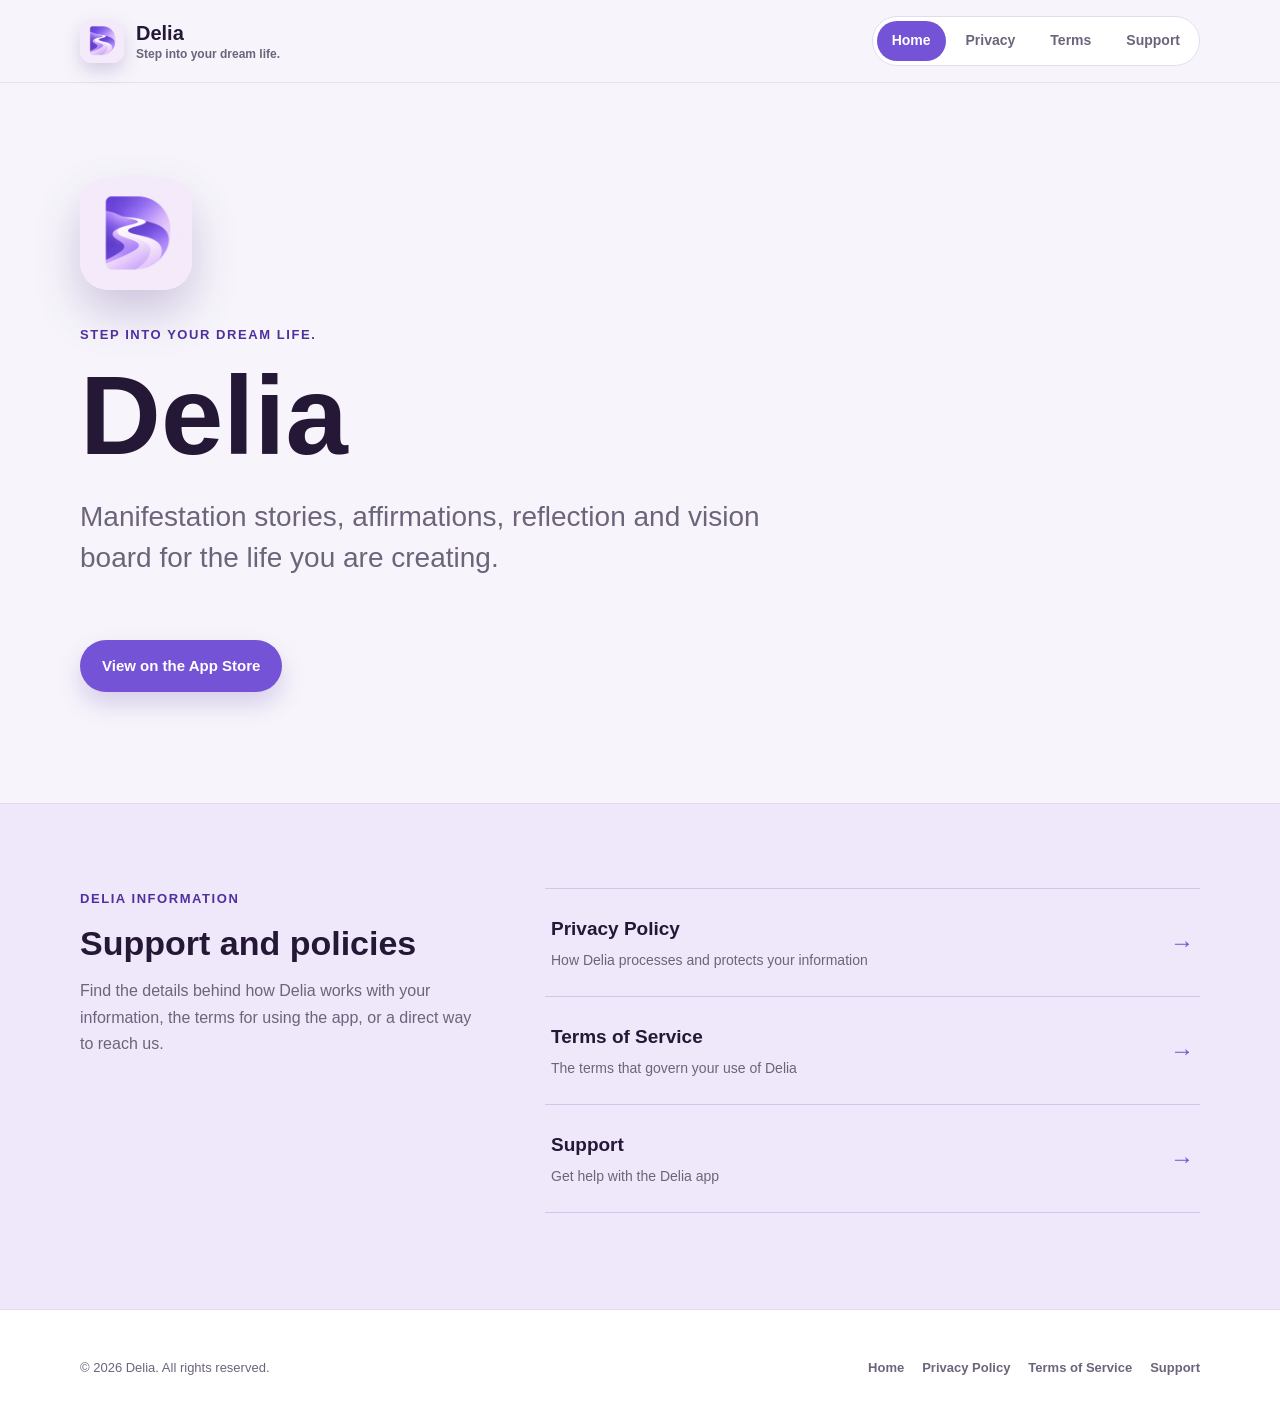
<file: index.html>
<!DOCTYPE html>
<html lang="en">
<head>
  <meta charset="utf-8" />
  <meta name="viewport" content="width=device-width, initial-scale=1" />
  <meta name="theme-color" content="#f7f5fb" />
  <meta name="description" content="Delia creates personalized manifestation stories, affirmations, and reflective practices." />
  <title>Delia | Step into your dream life.</title>
  <link rel="icon" type="image/png" href="delia-icon.png" />
  <link rel="apple-touch-icon" href="delia-icon.png" />
  <link rel="stylesheet" href="styles.css?v=support-reveal-1" />
  <script src="support-contact.js" defer></script>
</head>
<body>
  <a class="skip-link" href="#main-content">Skip to content</a>

  <header class="site-header">
    <div class="site-header__inner">
      <a class="brand" href="index.html" aria-label="Delia home">
        <img class="brand__icon" src="delia-icon.png" alt="" width="44" height="44" />
        <span>
          <span class="brand__name">Delia</span>
          <span class="brand__tagline">Step into your dream life.</span>
        </span>
      </a>

      <nav class="site-nav" aria-label="Delia legal and support">
        <a href="index.html" aria-current="page">Home</a>
        <a href="privacy.html">Privacy</a>
        <a href="terms.html">Terms</a>
        <a href="support.html">Support</a>
      </nav>
    </div>
  </header>

  <main id="main-content" class="home-main">
    <section class="page-shell home-hero" aria-labelledby="page-title">
      <img class="home-hero__icon" src="delia-icon.png" alt="Delia app icon" width="152" height="152" />
      <p class="eyebrow">Step into your dream life.</p>
      <h1 id="page-title">Delia</h1>
      <p class="home-hero__intro">Manifestation stories, affirmations, reflection and vision board for the life you are creating.</p>
      <div class="home-actions">
        <a class="primary-action" href="https://apps.apple.com/app/id6809061351">View on the App Store</a>
      </div>
    </section>

    <section class="home-resources" aria-labelledby="resources-title">
      <div class="page-shell home-resources__inner">
        <div class="home-resources__intro">
          <p class="eyebrow">Delia information</p>
          <h2 id="resources-title">Support and policies</h2>
          <p>Find the details behind how Delia works with your information, the terms for using the app, or a direct way to reach us.</p>
        </div>

        <div class="home-links">
          <a class="home-link" href="privacy.html">
            <span>
              <strong>Privacy Policy</strong>
              <small>How Delia processes and protects your information</small>
            </span>
            <span class="home-link__arrow" aria-hidden="true">&rarr;</span>
          </a>

          <a class="home-link" href="terms.html">
            <span>
              <strong>Terms of Service</strong>
              <small>The terms that govern your use of Delia</small>
            </span>
            <span class="home-link__arrow" aria-hidden="true">&rarr;</span>
          </a>

          <a class="home-link" href="support.html">
            <span>
              <strong>Support</strong>
              <small>Get help with the Delia app</small>
            </span>
            <span class="home-link__arrow" aria-hidden="true">&rarr;</span>
          </a>
        </div>
      </div>
    </section>
  </main>

  <footer class="site-footer">
    <div class="site-footer__inner">
      <p>&copy; 2026 Delia. All rights reserved.</p>
      <nav class="footer-links" aria-label="Footer">
        <a href="index.html">Home</a>
        <a href="privacy.html">Privacy Policy</a>
        <a href="terms.html">Terms of Service</a>
        <a href="support.html">Support</a>
      </nav>
    </div>
  </footer>
</body>
</html>
</file>
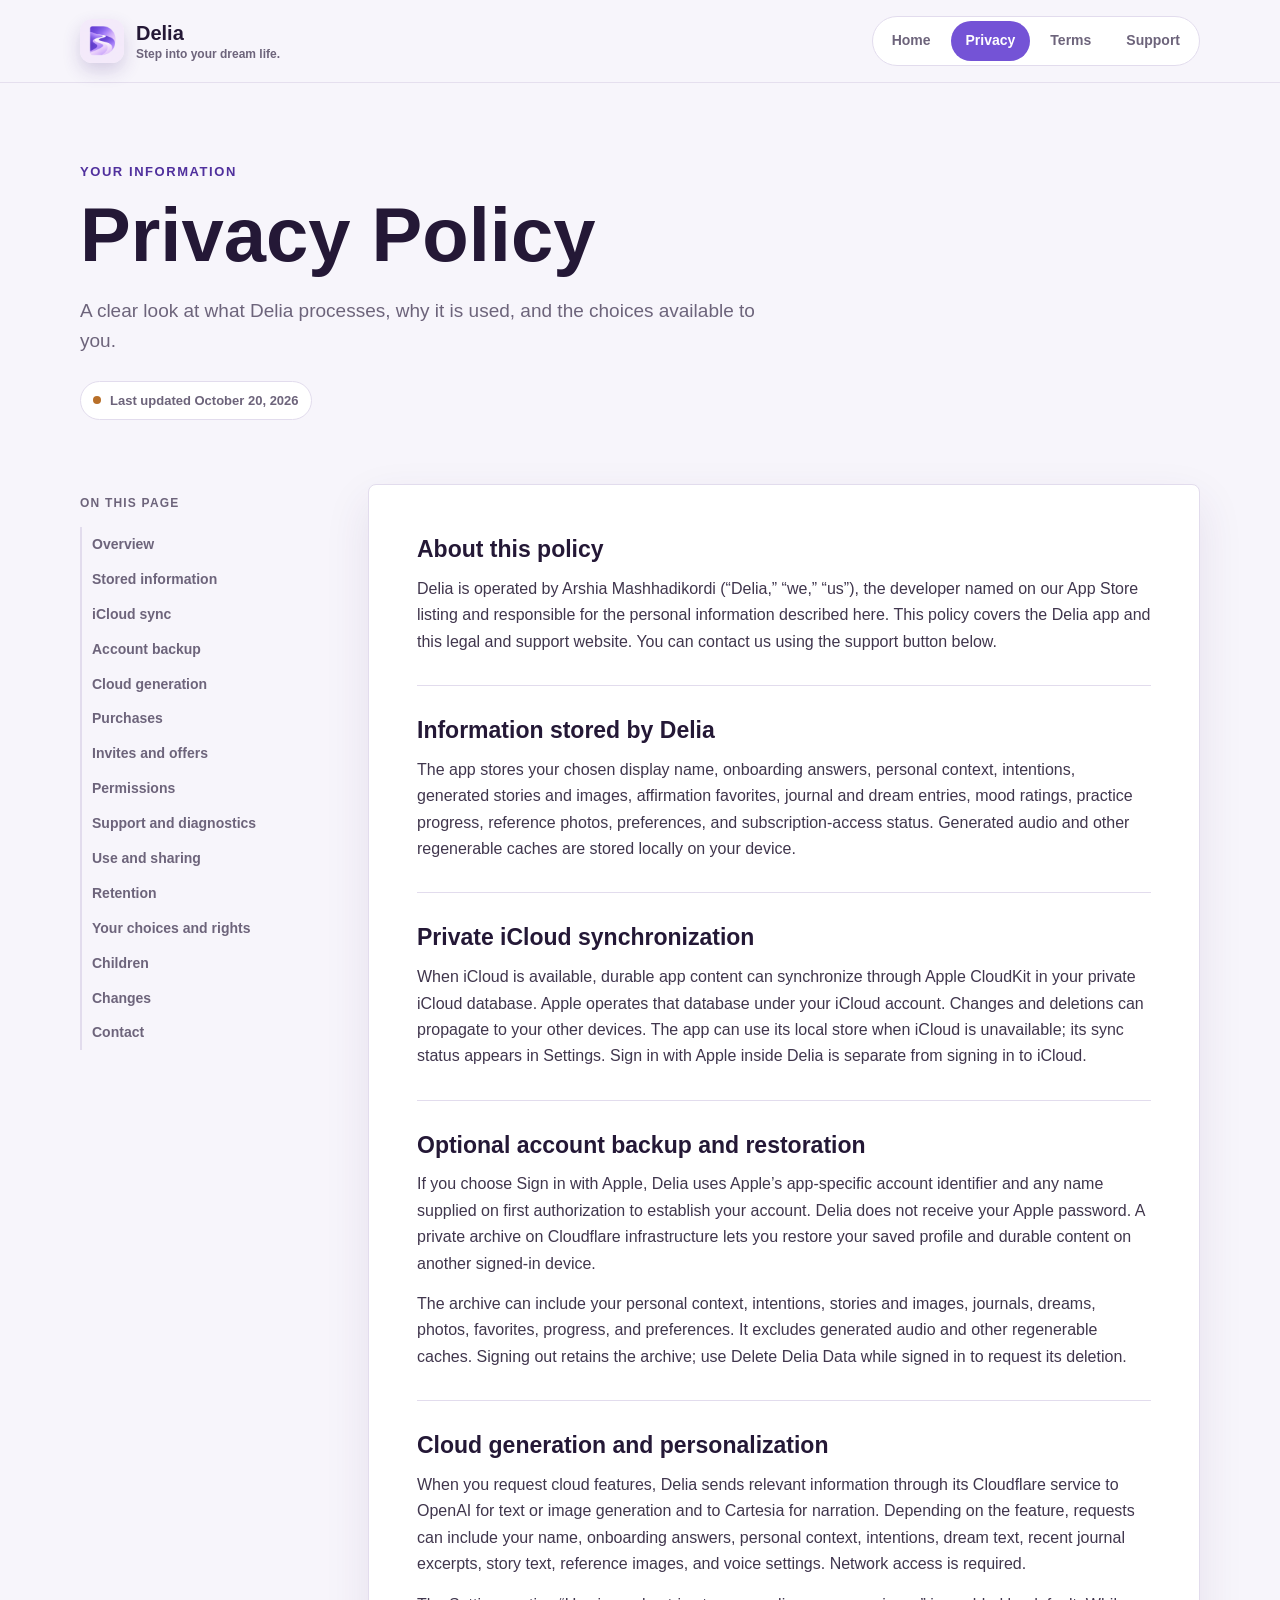
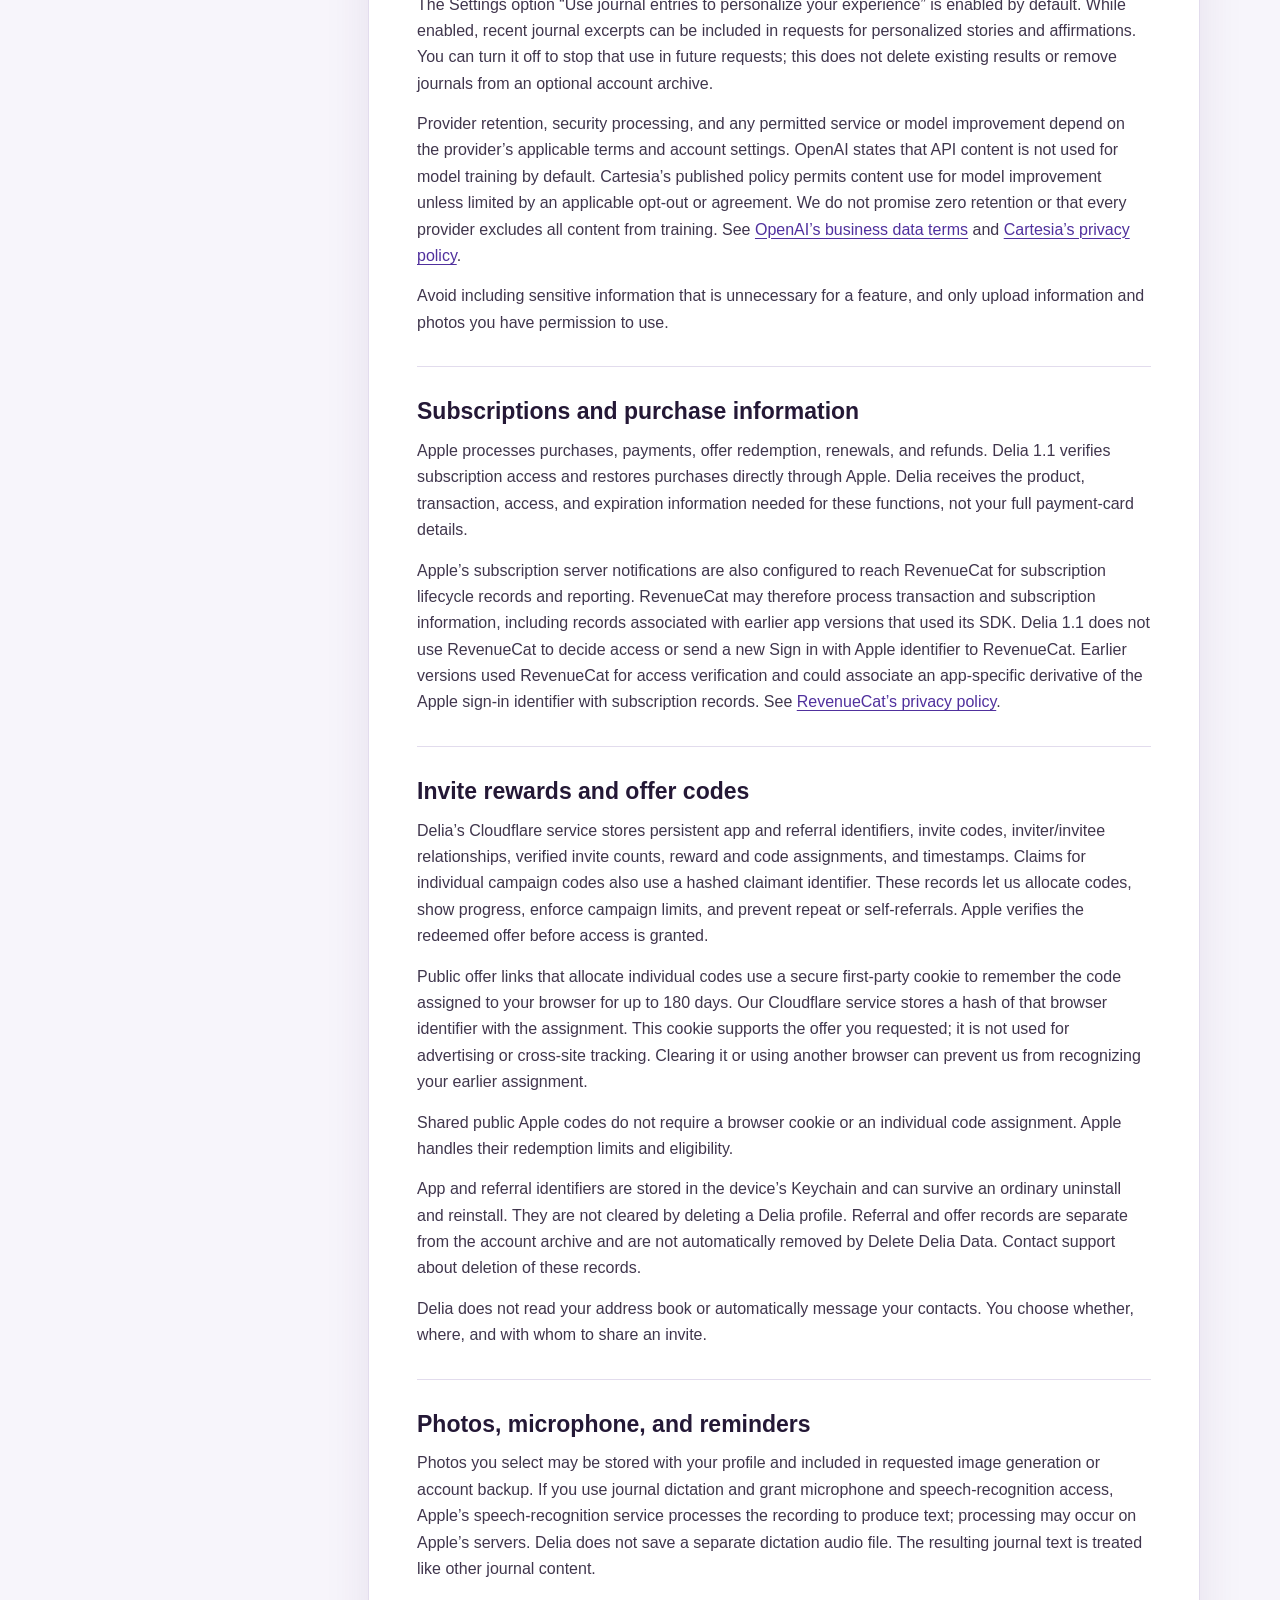
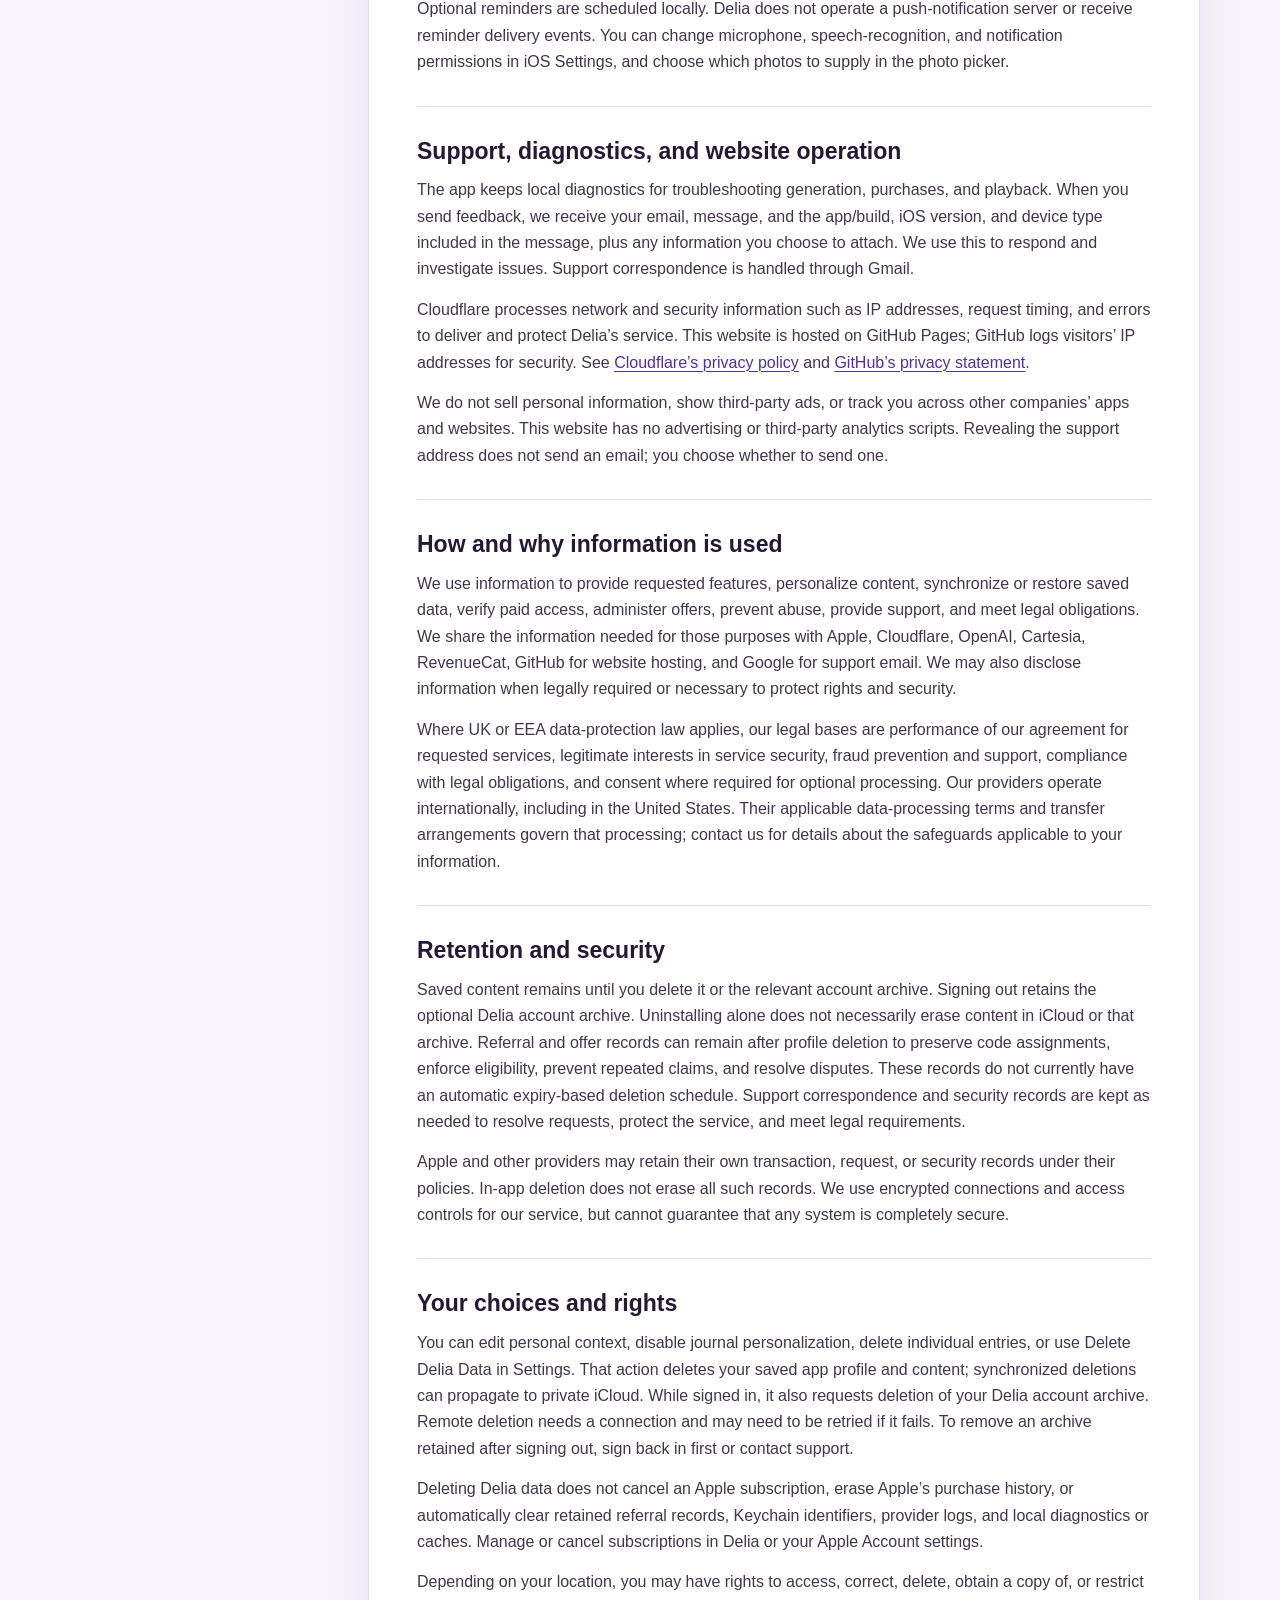
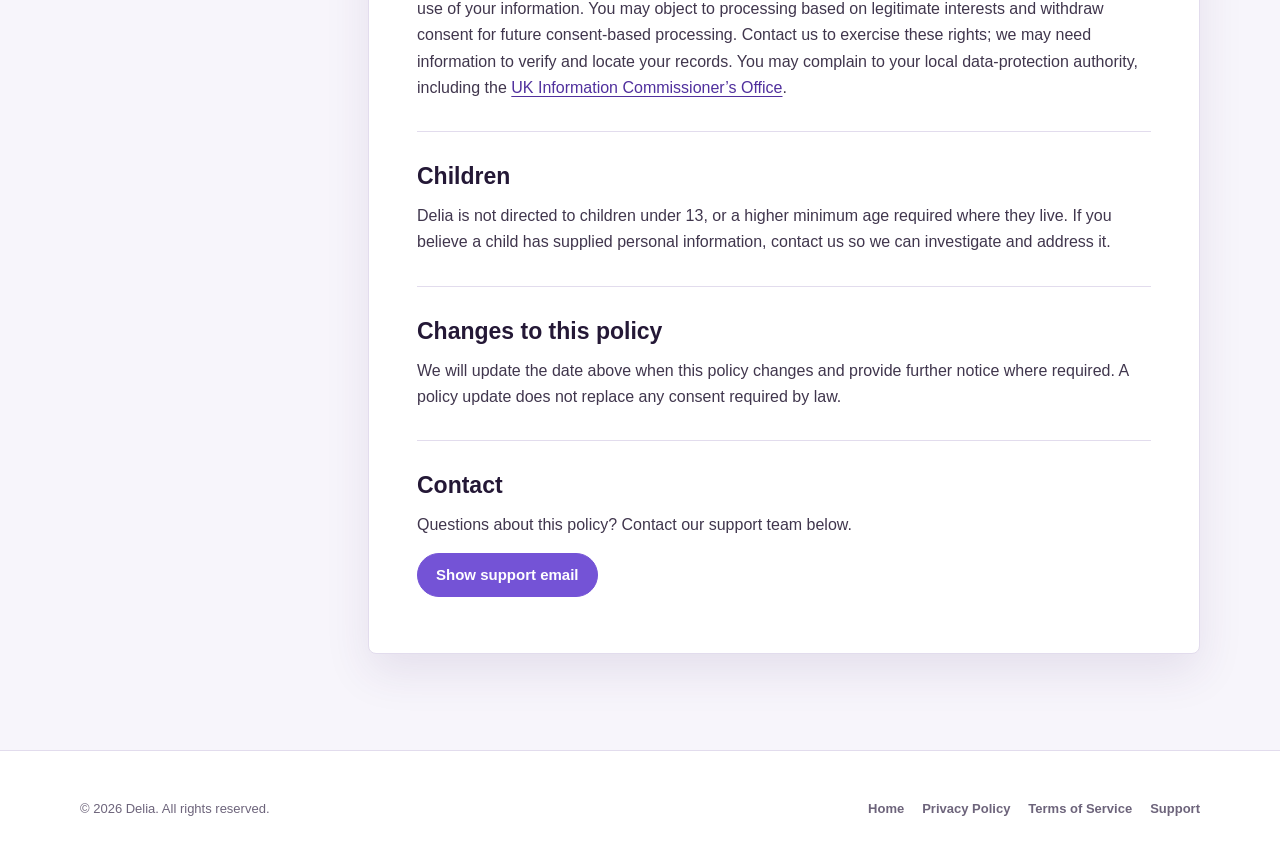
<file: privacy.html>
<!DOCTYPE html>
<html lang="en">
<head>
  <meta charset="utf-8" />
  <meta name="viewport" content="width=device-width, initial-scale=1" />
  <meta name="theme-color" content="#f7f5fb" />
  <meta name="description" content="Learn how Delia processes, stores, and protects your information." />
  <title>Privacy Policy | Delia</title>
  <link rel="icon" type="image/png" href="delia-icon.png" />
  <link rel="apple-touch-icon" href="delia-icon.png" />
  <link rel="stylesheet" href="styles.css?v=support-reveal-1" />
  <script src="support-contact.js" defer></script>
</head>
<body>
  <a class="skip-link" href="#main-content">Skip to content</a>

  <header class="site-header">
    <div class="site-header__inner">
      <a class="brand" href="index.html" aria-label="Delia home">
        <img class="brand__icon" src="delia-icon.png" alt="" width="44" height="44" />
        <span>
          <span class="brand__name">Delia</span>
          <span class="brand__tagline">Step into your dream life.</span>
        </span>
      </a>

      <nav class="site-nav" aria-label="Delia legal and support">
        <a href="index.html">Home</a>
        <a href="privacy.html" aria-current="page">Privacy</a>
        <a href="terms.html">Terms</a>
        <a href="support.html">Support</a>
      </nav>
    </div>
  </header>

  <main id="main-content" class="page-shell">
    <section class="page-hero" aria-labelledby="page-title">
      <p class="eyebrow">Your information</p>
      <h1 id="page-title">Privacy Policy</h1>
      <p class="page-hero__intro">A clear look at what Delia processes, why it is used, and the choices available to you.</p>
      <p class="page-hero__meta">Last updated October 20, 2026</p>
    </section>

    <div class="legal-layout">
      <nav class="contents" aria-label="Privacy policy sections">
        <p class="contents__label">On this page</p>
        <a href="#overview">Overview</a>
        <a href="#stored-information">Stored information</a>
        <a href="#icloud">iCloud sync</a>
        <a href="#account-backup">Account backup</a>
        <a href="#generation">Cloud generation</a>
        <a href="#purchases">Purchases</a>
        <a href="#offers">Invites and offers</a>
        <a href="#permissions">Permissions</a>
        <a href="#operation">Support and diagnostics</a>
        <a href="#use-and-sharing">Use and sharing</a>
        <a href="#retention">Retention</a>
        <a href="#control">Your choices and rights</a>
        <a href="#children">Children</a>
        <a href="#changes">Changes</a>
        <a href="#contact">Contact</a>
      </nav>

      <article class="legal-document">
        <section id="overview" class="legal-section">
          <h2>About this policy</h2>
          <p>Delia is operated by Arshia Mashhadikordi (“Delia,” “we,” “us”), the developer named on our App Store listing and responsible for the personal information described here. This policy covers the Delia app and this legal and support website. You can contact us using the support button below.</p>
        </section>

        <section id="stored-information" class="legal-section">
          <h2>Information stored by Delia</h2>
          <p>The app stores your chosen display name, onboarding answers, personal context, intentions, generated stories and images, affirmation favorites, journal and dream entries, mood ratings, practice progress, reference photos, preferences, and subscription-access status. Generated audio and other regenerable caches are stored locally on your device.</p>
        </section>

        <section id="icloud" class="legal-section">
          <h2>Private iCloud synchronization</h2>
          <p>When iCloud is available, durable app content can synchronize through Apple CloudKit in your private iCloud database. Apple operates that database under your iCloud account. Changes and deletions can propagate to your other devices. The app can use its local store when iCloud is unavailable; its sync status appears in Settings. Sign in with Apple inside Delia is separate from signing in to iCloud.</p>
        </section>

        <section id="account-backup" class="legal-section">
          <span id="apple-sign-in"></span>
          <h2>Optional account backup and restoration</h2>
          <p>If you choose Sign in with Apple, Delia uses Apple’s app-specific account identifier and any name supplied on first authorization to establish your account. Delia does not receive your Apple password. A private archive on Cloudflare infrastructure lets you restore your saved profile and durable content on another signed-in device.</p>
          <p>The archive can include your personal context, intentions, stories and images, journals, dreams, photos, favorites, progress, and preferences. It excludes generated audio and other regenerable caches. Signing out retains the archive; use Delete Delia Data while signed in to request its deletion.</p>
        </section>

        <section id="generation" class="legal-section">
          <h2>Cloud generation and personalization</h2>
          <p>When you request cloud features, Delia sends relevant information through its Cloudflare service to OpenAI for text or image generation and to Cartesia for narration. Depending on the feature, requests can include your name, onboarding answers, personal context, intentions, dream text, recent journal excerpts, story text, reference images, and voice settings. Network access is required.</p>
          <p>The Settings option “Use journal entries to personalize your experience” is enabled by default. While enabled, recent journal excerpts can be included in requests for personalized stories and affirmations. You can turn it off to stop that use in future requests; this does not delete existing results or remove journals from an optional account archive.</p>
          <p>Provider retention, security processing, and any permitted service or model improvement depend on the provider’s applicable terms and account settings. OpenAI states that API content is not used for model training by default. Cartesia’s published policy permits content use for model improvement unless limited by an applicable opt-out or agreement. We do not promise zero retention or that every provider excludes all content from training. See <a href="https://openai.com/enterprise-privacy/">OpenAI’s business data terms</a> and <a href="https://www.cartesia.ai/legal/privacy">Cartesia’s privacy policy</a>.</p>
          <p>Avoid including sensitive information that is unnecessary for a feature, and only upload information and photos you have permission to use.</p>
        </section>

        <section id="purchases" class="legal-section">
          <h2>Subscriptions and purchase information</h2>
          <p>Apple processes purchases, payments, offer redemption, renewals, and refunds. Delia 1.1 verifies subscription access and restores purchases directly through Apple. Delia receives the product, transaction, access, and expiration information needed for these functions, not your full payment-card details.</p>
          <p>Apple’s subscription server notifications are also configured to reach RevenueCat for subscription lifecycle records and reporting. RevenueCat may therefore process transaction and subscription information, including records associated with earlier app versions that used its SDK. Delia 1.1 does not use RevenueCat to decide access or send a new Sign in with Apple identifier to RevenueCat. Earlier versions used RevenueCat for access verification and could associate an app-specific derivative of the Apple sign-in identifier with subscription records. See <a href="https://www.revenuecat.com/privacy">RevenueCat’s privacy policy</a>.</p>
        </section>

        <section id="offers" class="legal-section">
          <h2>Invite rewards and offer codes</h2>
          <p>Delia’s Cloudflare service stores persistent app and referral identifiers, invite codes, inviter/invitee relationships, verified invite counts, reward and code assignments, and timestamps. Claims for individual campaign codes also use a hashed claimant identifier. These records let us allocate codes, show progress, enforce campaign limits, and prevent repeat or self-referrals. Apple verifies the redeemed offer before access is granted.</p>
          <p>Public offer links that allocate individual codes use a secure first-party cookie to remember the code assigned to your browser for up to 180 days. Our Cloudflare service stores a hash of that browser identifier with the assignment. This cookie supports the offer you requested; it is not used for advertising or cross-site tracking. Clearing it or using another browser can prevent us from recognizing your earlier assignment.</p>
          <p>Shared public Apple codes do not require a browser cookie or an individual code assignment. Apple handles their redemption limits and eligibility.</p>
          <p>App and referral identifiers are stored in the device’s Keychain and can survive an ordinary uninstall and reinstall. They are not cleared by deleting a Delia profile. Referral and offer records are separate from the account archive and are not automatically removed by Delete Delia Data. Contact support about deletion of these records.</p>
          <p>Delia does not read your address book or automatically message your contacts. You choose whether, where, and with whom to share an invite.</p>
        </section>

        <section id="permissions" class="legal-section">
          <span id="notifications"></span>
          <h2>Photos, microphone, and reminders</h2>
          <p>Photos you select may be stored with your profile and included in requested image generation or account backup. If you use journal dictation and grant microphone and speech-recognition access, Apple’s speech-recognition service processes the recording to produce text; processing may occur on Apple’s servers. Delia does not save a separate dictation audio file. The resulting journal text is treated like other journal content.</p>
          <p>Optional reminders are scheduled locally. Delia does not operate a push-notification server or receive reminder delivery events. You can change microphone, speech-recognition, and notification permissions in iOS Settings, and choose which photos to supply in the photo picker.</p>
        </section>

        <section id="operation" class="legal-section">
          <h2>Support, diagnostics, and website operation</h2>
          <p>The app keeps local diagnostics for troubleshooting generation, purchases, and playback. When you send feedback, we receive your email, message, and the app/build, iOS version, and device type included in the message, plus any information you choose to attach. We use this to respond and investigate issues. Support correspondence is handled through Gmail.</p>
          <p>Cloudflare processes network and security information such as IP addresses, request timing, and errors to deliver and protect Delia’s service. This website is hosted on GitHub Pages; GitHub logs visitors’ IP addresses for security. See <a href="https://www.cloudflare.com/privacypolicy/">Cloudflare’s privacy policy</a> and <a href="https://docs.github.com/en/site-policy/privacy-policies/github-general-privacy-statement">GitHub’s privacy statement</a>.</p>
          <p>We do not sell personal information, show third-party ads, or track you across other companies’ apps and websites. This website has no advertising or third-party analytics scripts. Revealing the support address does not send an email; you choose whether to send one.</p>
        </section>

        <section id="use-and-sharing" class="legal-section">
          <h2>How and why information is used</h2>
          <p>We use information to provide requested features, personalize content, synchronize or restore saved data, verify paid access, administer offers, prevent abuse, provide support, and meet legal obligations. We share the information needed for those purposes with Apple, Cloudflare, OpenAI, Cartesia, RevenueCat, GitHub for website hosting, and Google for support email. We may also disclose information when legally required or necessary to protect rights and security.</p>
          <p>Where UK or EEA data-protection law applies, our legal bases are performance of our agreement for requested services, legitimate interests in service security, fraud prevention and support, compliance with legal obligations, and consent where required for optional processing. Our providers operate internationally, including in the United States. Their applicable data-processing terms and transfer arrangements govern that processing; contact us for details about the safeguards applicable to your information.</p>
        </section>

        <section id="retention" class="legal-section">
          <h2>Retention and security</h2>
          <p>Saved content remains until you delete it or the relevant account archive. Signing out retains the optional Delia account archive. Uninstalling alone does not necessarily erase content in iCloud or that archive. Referral and offer records can remain after profile deletion to preserve code assignments, enforce eligibility, prevent repeated claims, and resolve disputes. These records do not currently have an automatic expiry-based deletion schedule. Support correspondence and security records are kept as needed to resolve requests, protect the service, and meet legal requirements.</p>
          <p>Apple and other providers may retain their own transaction, request, or security records under their policies. In-app deletion does not erase all such records. We use encrypted connections and access controls for our service, but cannot guarantee that any system is completely secure.</p>
        </section>

        <section id="control" class="legal-section">
          <h2>Your choices and rights</h2>
          <p>You can edit personal context, disable journal personalization, delete individual entries, or use Delete Delia Data in Settings. That action deletes your saved app profile and content; synchronized deletions can propagate to private iCloud. While signed in, it also requests deletion of your Delia account archive. Remote deletion needs a connection and may need to be retried if it fails. To remove an archive retained after signing out, sign back in first or contact support.</p>
          <p>Deleting Delia data does not cancel an Apple subscription, erase Apple’s purchase history, or automatically clear retained referral records, Keychain identifiers, provider logs, and local diagnostics or caches. Manage or cancel subscriptions in Delia or your Apple Account settings.</p>
          <p>Depending on your location, you may have rights to access, correct, delete, obtain a copy of, or restrict use of your information. You may object to processing based on legitimate interests and withdraw consent for future consent-based processing. Contact us to exercise these rights; we may need information to verify and locate your records. You may complain to your local data-protection authority, including the <a href="https://ico.org.uk/make-a-complaint/">UK Information Commissioner’s Office</a>.</p>
        </section>

        <section id="children" class="legal-section">
          <h2>Children</h2>
          <p>Delia is not directed to children under 13, or a higher minimum age required where they live. If you believe a child has supplied personal information, contact us so we can investigate and address it.</p>
        </section>

        <section id="changes" class="legal-section">
          <h2>Changes to this policy</h2>
          <p>We will update the date above when this policy changes and provide further notice where required. A policy update does not replace any consent required by law.</p>
        </section>

        <section id="contact" class="legal-section">
          <h2>Contact</h2>
          <p>Questions about this policy? Contact our support team below.</p>
          <div class="support-contact" data-support-contact>
            <button class="support-button" type="button" data-reveal-email aria-expanded="false" aria-controls="support-email-details">Show support email</button>
            <div class="support-contact__details" id="support-email-details" hidden>
              <p class="support-contact__email" data-support-address></p>
              <div class="support-contact__actions">
                <button class="support-button support-button--secondary" type="button" data-copy-email>Copy email address</button>
                <a class="support-button support-button--secondary" data-open-email>Open email app</a>
              </div>
              <p class="support-contact__status" data-copy-status role="status" aria-live="polite"></p>
            </div>
            <noscript><p>Please enable JavaScript to reveal our support email, or contact us through Feedback in Delia.</p></noscript>
          </div>
        </section>
      </article>
    </div>
  </main>

  <footer class="site-footer">
    <div class="site-footer__inner">
      <p>&copy; 2026 Delia. All rights reserved.</p>
      <nav class="footer-links" aria-label="Footer">
        <a href="index.html">Home</a>
        <a href="privacy.html">Privacy Policy</a>
        <a href="terms.html">Terms of Service</a>
        <a href="support.html">Support</a>
      </nav>
    </div>
  </footer>
</body>
</html>
</file>
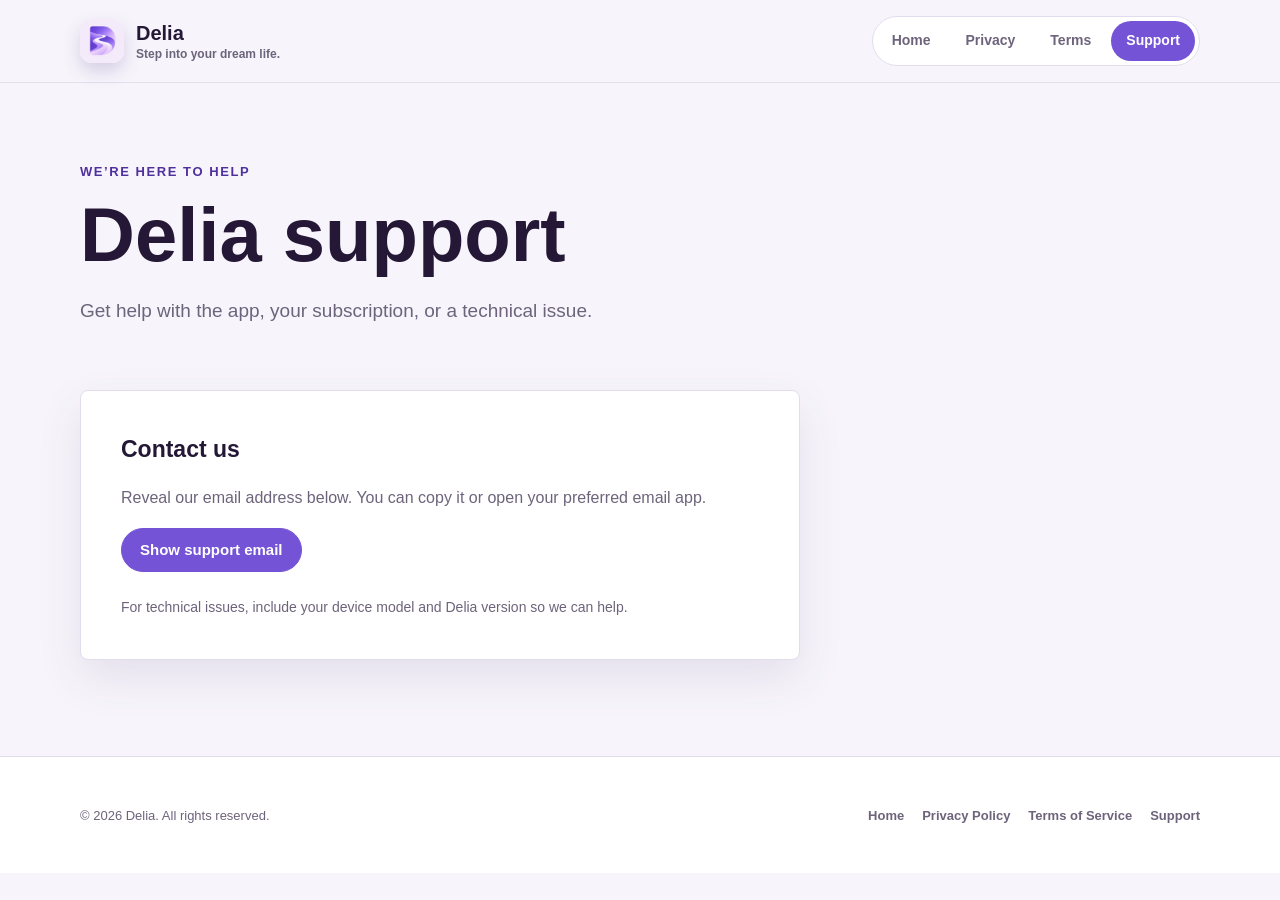
<file: support.html>
<!DOCTYPE html>
<html lang="en">
<head>
  <meta charset="utf-8" />
  <meta name="viewport" content="width=device-width, initial-scale=1" />
  <meta name="theme-color" content="#f7f5fb" />
  <meta name="description" content="Get help with Delia, your subscription, or a technical issue." />
  <title>Support | Delia</title>
  <link rel="icon" type="image/png" href="delia-icon.png" />
  <link rel="apple-touch-icon" href="delia-icon.png" />
  <link rel="stylesheet" href="styles.css?v=support-reveal-1" />
  <script src="support-contact.js" defer></script>
</head>
<body>
  <a class="skip-link" href="#main-content">Skip to content</a>

  <header class="site-header">
    <div class="site-header__inner">
      <a class="brand" href="index.html" aria-label="Delia home">
        <img class="brand__icon" src="delia-icon.png" alt="" width="44" height="44" />
        <span>
          <span class="brand__name">Delia</span>
          <span class="brand__tagline">Step into your dream life.</span>
        </span>
      </a>

      <nav class="site-nav" aria-label="Delia legal and support">
        <a href="index.html">Home</a>
        <a href="privacy.html">Privacy</a>
        <a href="terms.html">Terms</a>
        <a href="support.html" aria-current="page">Support</a>
      </nav>
    </div>
  </header>

  <main id="main-content" class="page-shell">
    <section class="page-hero" aria-labelledby="page-title">
      <p class="eyebrow">We’re here to help</p>
      <h1 id="page-title">Delia support</h1>
      <p class="page-hero__intro">Get help with the app, your subscription, or a technical issue.</p>
    </section>

    <section class="support-content" aria-labelledby="contact-title">
      <div class="support-card">
        <h2 id="contact-title">Contact us</h2>
        <p>Reveal our email address below. You can copy it or open your preferred email app.</p>
        <div class="support-contact" data-support-contact>
          <button class="support-button" type="button" data-reveal-email aria-expanded="false" aria-controls="support-email-details">Show support email</button>
          <div class="support-contact__details" id="support-email-details" hidden>
            <p class="support-contact__email" data-support-address></p>
            <div class="support-contact__actions">
              <button class="support-button support-button--secondary" type="button" data-copy-email>Copy email address</button>
              <a class="support-button support-button--secondary" data-open-email>Open email app</a>
            </div>
            <p class="support-contact__status" data-copy-status role="status" aria-live="polite"></p>
          </div>
          <noscript><p>Please enable JavaScript to reveal our support email, or contact us through Feedback in Delia.</p></noscript>
        </div>
        <p class="support-note">For technical issues, include your device model and Delia version so we can help.</p>
      </div>
    </section>
  </main>

  <footer class="site-footer">
    <div class="site-footer__inner">
      <p>&copy; 2026 Delia. All rights reserved.</p>
      <nav class="footer-links" aria-label="Footer">
        <a href="index.html">Home</a>
        <a href="privacy.html">Privacy Policy</a>
        <a href="terms.html">Terms of Service</a>
        <a href="support.html">Support</a>
      </nav>
    </div>
  </footer>
</body>
</html>
</file>
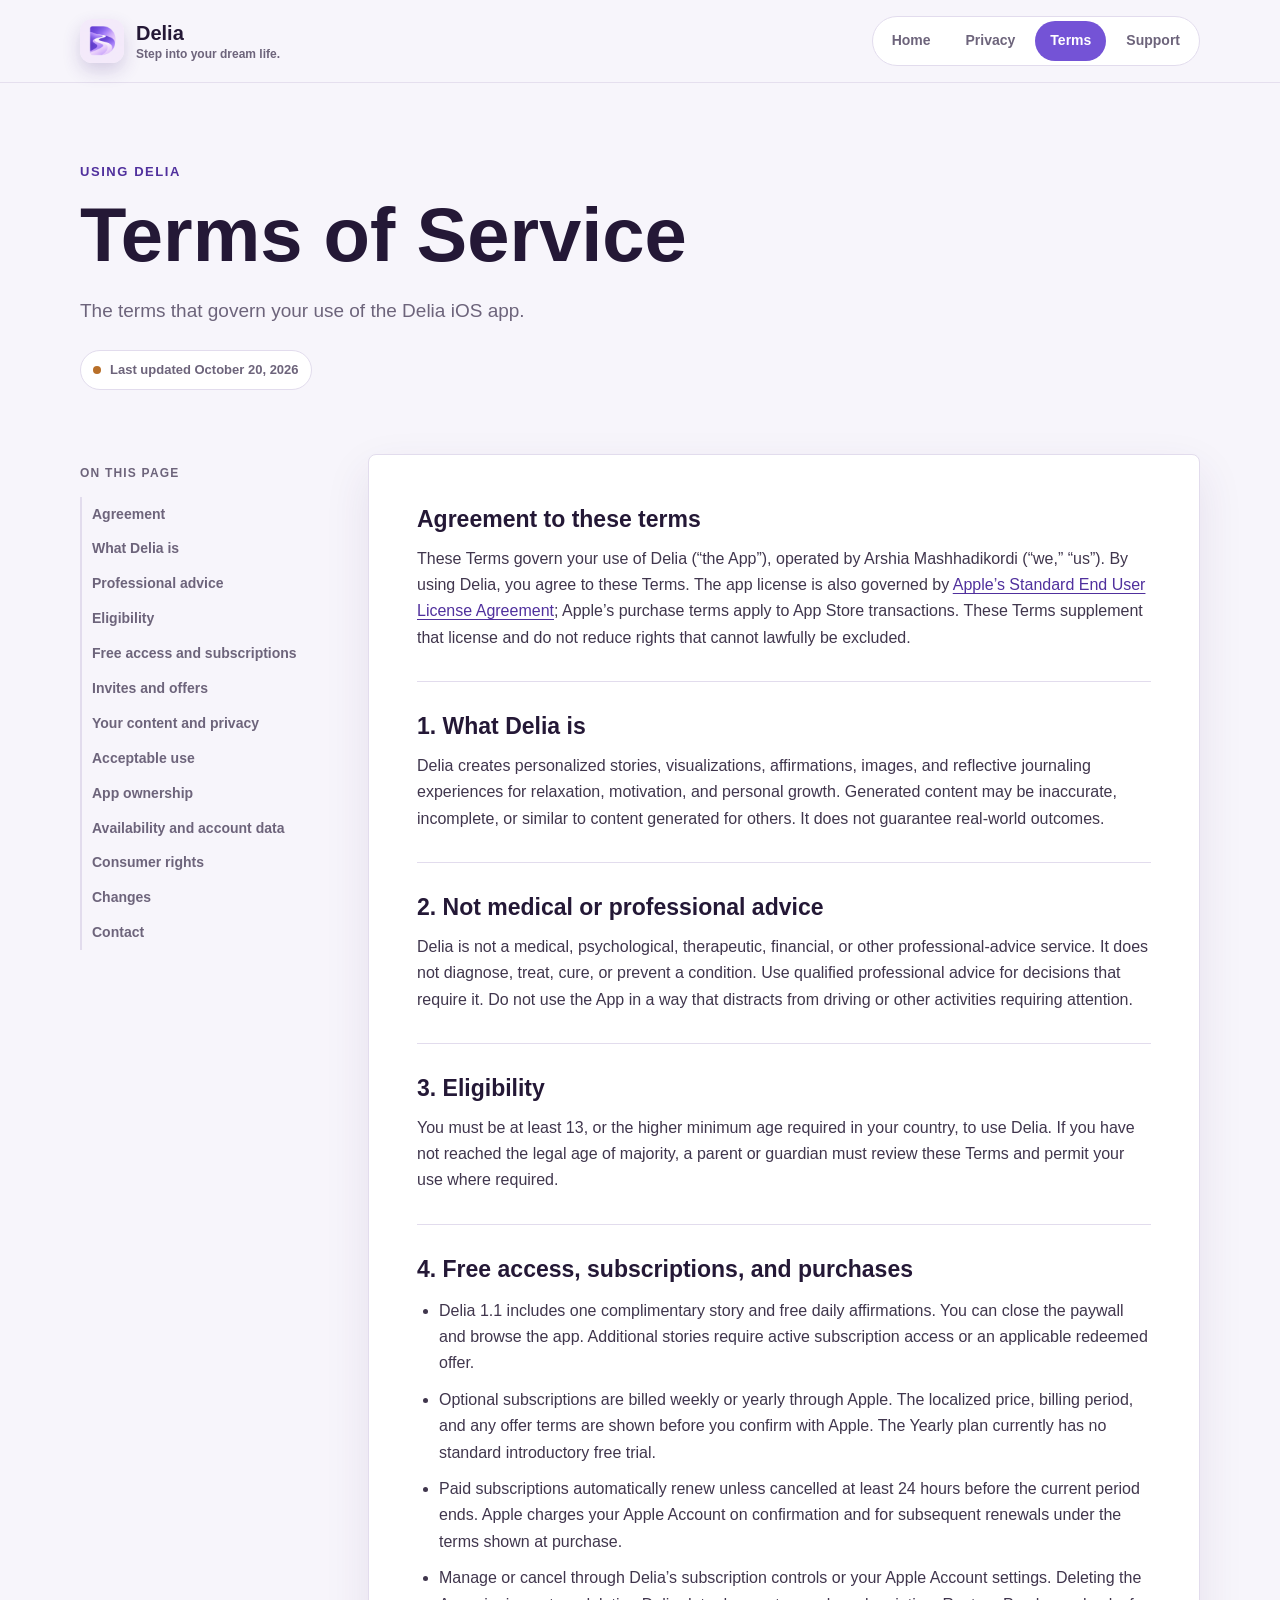
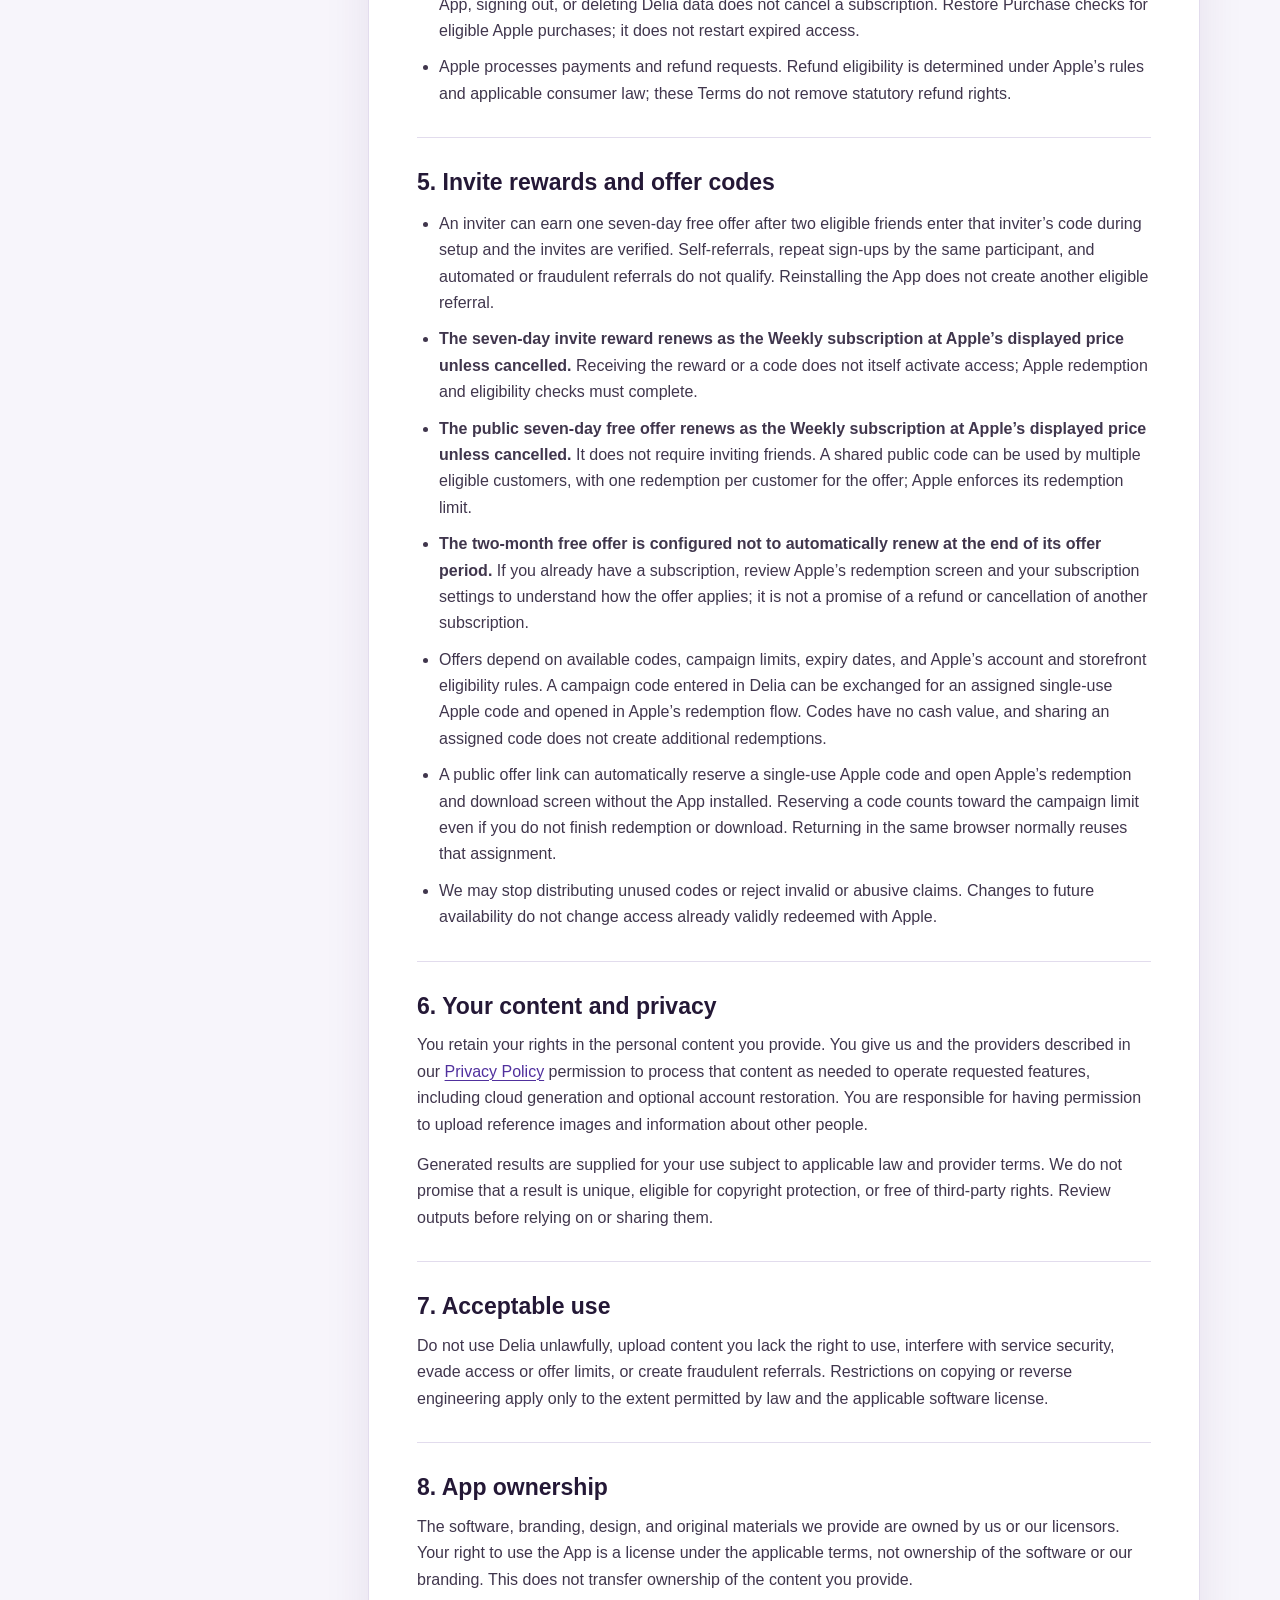
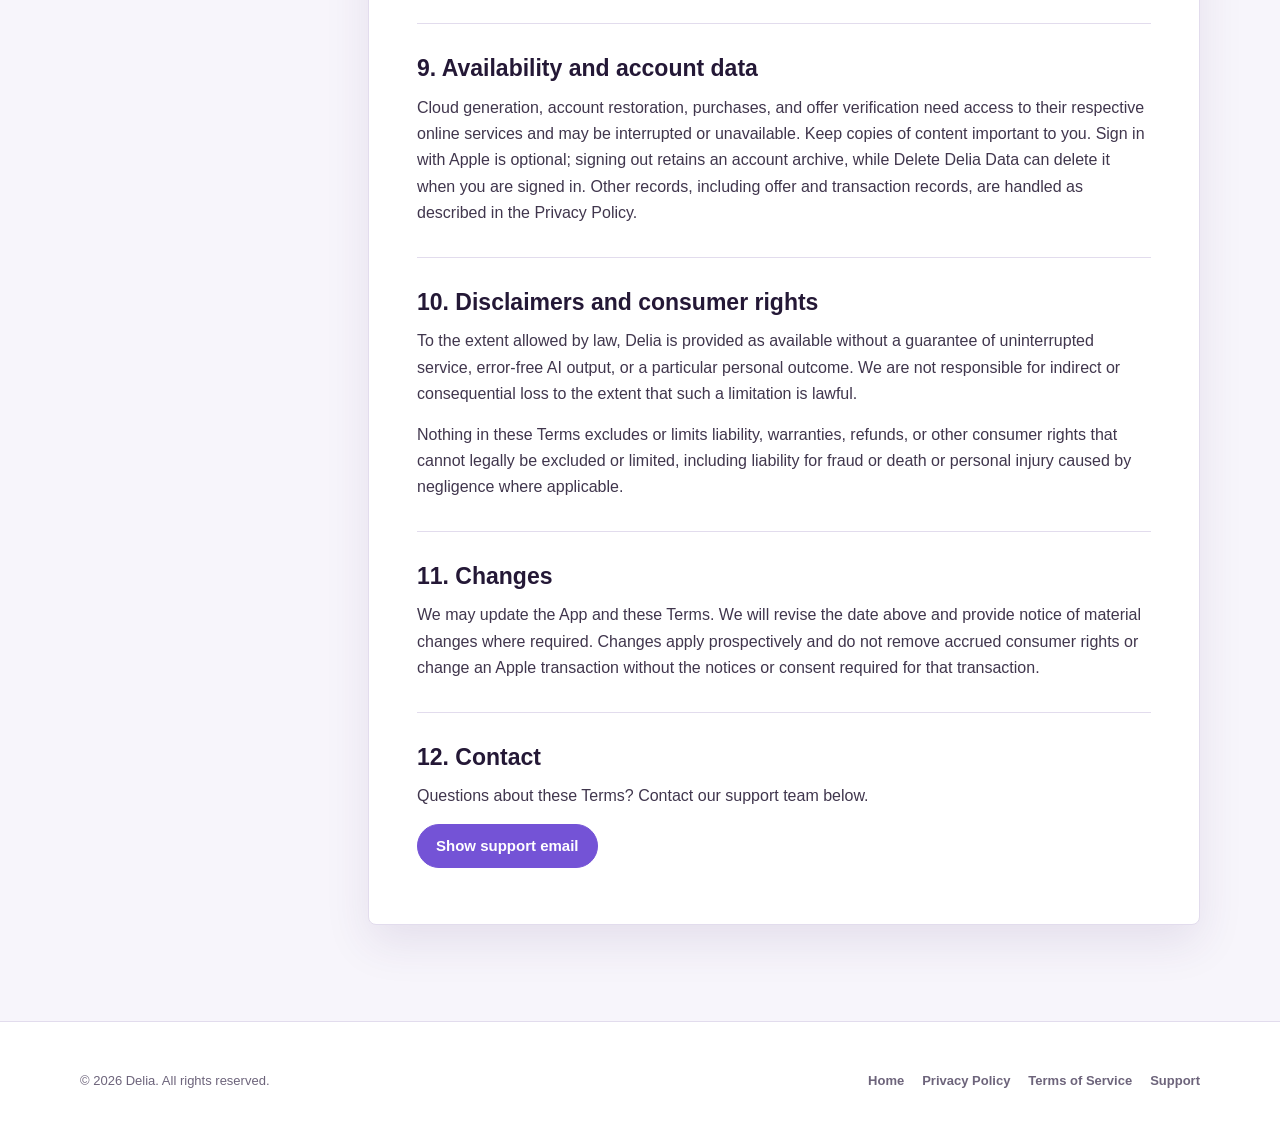
<file: terms.html>
<!DOCTYPE html>
<html lang="en">
<head>
  <meta charset="utf-8" />
  <meta name="viewport" content="width=device-width, initial-scale=1" />
  <meta name="theme-color" content="#f7f5fb" />
  <meta name="description" content="Read the terms that govern your use of the Delia iOS app." />
  <title>Terms of Service | Delia</title>
  <link rel="icon" type="image/png" href="delia-icon.png" />
  <link rel="apple-touch-icon" href="delia-icon.png" />
  <link rel="stylesheet" href="styles.css?v=support-reveal-1" />
  <script src="support-contact.js" defer></script>
</head>
<body>
  <a class="skip-link" href="#main-content">Skip to content</a>

  <header class="site-header">
    <div class="site-header__inner">
      <a class="brand" href="index.html" aria-label="Delia home">
        <img class="brand__icon" src="delia-icon.png" alt="" width="44" height="44" />
        <span>
          <span class="brand__name">Delia</span>
          <span class="brand__tagline">Step into your dream life.</span>
        </span>
      </a>

      <nav class="site-nav" aria-label="Delia legal and support">
        <a href="index.html">Home</a>
        <a href="privacy.html">Privacy</a>
        <a href="terms.html" aria-current="page">Terms</a>
        <a href="support.html">Support</a>
      </nav>
    </div>
  </header>

  <main id="main-content" class="page-shell">
    <section class="page-hero" aria-labelledby="page-title">
      <p class="eyebrow">Using Delia</p>
      <h1 id="page-title">Terms of Service</h1>
      <p class="page-hero__intro">The terms that govern your use of the Delia iOS app.</p>
      <p class="page-hero__meta">Last updated October 20, 2026</p>
    </section>

    <div class="legal-layout">
      <nav class="contents" aria-label="Terms of service sections">
        <p class="contents__label">On this page</p>
        <a href="#agreement">Agreement</a>
        <a href="#what-delia-is">What Delia is</a>
        <a href="#professional-advice">Professional advice</a>
        <a href="#eligibility">Eligibility</a>
        <a href="#subscriptions">Free access and subscriptions</a>
        <a href="#offers">Invites and offers</a>
        <a href="#your-content">Your content and privacy</a>
        <a href="#acceptable-use">Acceptable use</a>
        <a href="#intellectual-property">App ownership</a>
        <a href="#availability">Availability and account data</a>
        <a href="#liability">Consumer rights</a>
        <a href="#changes">Changes</a>
        <a href="#contact">Contact</a>
      </nav>

      <article class="legal-document">
        <section id="agreement" class="legal-section">
          <h2>Agreement to these terms</h2>
          <p>These Terms govern your use of Delia (“the App”), operated by Arshia Mashhadikordi (“we,” “us”). By using Delia, you agree to these Terms. The app license is also governed by <a href="https://www.apple.com/legal/internet-services/itunes/dev/stdeula/">Apple’s Standard End User License Agreement</a>; Apple’s purchase terms apply to App Store transactions. These Terms supplement that license and do not reduce rights that cannot lawfully be excluded.</p>
        </section>

        <section id="what-delia-is" class="legal-section">
          <h2>1. What Delia is</h2>
          <p>Delia creates personalized stories, visualizations, affirmations, images, and reflective journaling experiences for relaxation, motivation, and personal growth. Generated content may be inaccurate, incomplete, or similar to content generated for others. It does not guarantee real-world outcomes.</p>
        </section>

        <section id="professional-advice" class="legal-section">
          <h2>2. Not medical or professional advice</h2>
          <p>Delia is not a medical, psychological, therapeutic, financial, or other professional-advice service. It does not diagnose, treat, cure, or prevent a condition. Use qualified professional advice for decisions that require it. Do not use the App in a way that distracts from driving or other activities requiring attention.</p>
        </section>

        <section id="eligibility" class="legal-section">
          <h2>3. Eligibility</h2>
          <p>You must be at least 13, or the higher minimum age required in your country, to use Delia. If you have not reached the legal age of majority, a parent or guardian must review these Terms and permit your use where required.</p>
        </section>

        <section id="subscriptions" class="legal-section">
          <h2>4. Free access, subscriptions, and purchases</h2>
          <ul>
            <li>Delia 1.1 includes one complimentary story and free daily affirmations. You can close the paywall and browse the app. Additional stories require active subscription access or an applicable redeemed offer.</li>
            <li>Optional subscriptions are billed weekly or yearly through Apple. The localized price, billing period, and any offer terms are shown before you confirm with Apple. The Yearly plan currently has no standard introductory free trial.</li>
            <li>Paid subscriptions automatically renew unless cancelled at least 24 hours before the current period ends. Apple charges your Apple Account on confirmation and for subsequent renewals under the terms shown at purchase.</li>
            <li>Manage or cancel through Delia’s subscription controls or your Apple Account settings. Deleting the App, signing out, or deleting Delia data does not cancel a subscription. Restore Purchase checks for eligible Apple purchases; it does not restart expired access.</li>
            <li>Apple processes payments and refund requests. Refund eligibility is determined under Apple’s rules and applicable consumer law; these Terms do not remove statutory refund rights.</li>
          </ul>
        </section>

        <section id="offers" class="legal-section">
          <h2>5. Invite rewards and offer codes</h2>
          <ul>
            <li>An inviter can earn one seven-day free offer after two eligible friends enter that inviter’s code during setup and the invites are verified. Self-referrals, repeat sign-ups by the same participant, and automated or fraudulent referrals do not qualify. Reinstalling the App does not create another eligible referral.</li>
            <li><strong>The seven-day invite reward renews as the Weekly subscription at Apple’s displayed price unless cancelled.</strong> Receiving the reward or a code does not itself activate access; Apple redemption and eligibility checks must complete.</li>
            <li><strong>The public seven-day free offer renews as the Weekly subscription at Apple’s displayed price unless cancelled.</strong> It does not require inviting friends. A shared public code can be used by multiple eligible customers, with one redemption per customer for the offer; Apple enforces its redemption limit.</li>
            <li><strong>The two-month free offer is configured not to automatically renew at the end of its offer period.</strong> If you already have a subscription, review Apple’s redemption screen and your subscription settings to understand how the offer applies; it is not a promise of a refund or cancellation of another subscription.</li>
            <li>Offers depend on available codes, campaign limits, expiry dates, and Apple’s account and storefront eligibility rules. A campaign code entered in Delia can be exchanged for an assigned single-use Apple code and opened in Apple’s redemption flow. Codes have no cash value, and sharing an assigned code does not create additional redemptions.</li>
            <li>A public offer link can automatically reserve a single-use Apple code and open Apple’s redemption and download screen without the App installed. Reserving a code counts toward the campaign limit even if you do not finish redemption or download. Returning in the same browser normally reuses that assignment.</li>
            <li>We may stop distributing unused codes or reject invalid or abusive claims. Changes to future availability do not change access already validly redeemed with Apple.</li>
          </ul>
        </section>

        <section id="your-content" class="legal-section">
          <h2>6. Your content and privacy</h2>
          <p>You retain your rights in the personal content you provide. You give us and the providers described in our <a href="privacy.html">Privacy Policy</a> permission to process that content as needed to operate requested features, including cloud generation and optional account restoration. You are responsible for having permission to upload reference images and information about other people.</p>
          <p>Generated results are supplied for your use subject to applicable law and provider terms. We do not promise that a result is unique, eligible for copyright protection, or free of third-party rights. Review outputs before relying on or sharing them.</p>
        </section>

        <section id="acceptable-use" class="legal-section">
          <h2>7. Acceptable use</h2>
          <p>Do not use Delia unlawfully, upload content you lack the right to use, interfere with service security, evade access or offer limits, or create fraudulent referrals. Restrictions on copying or reverse engineering apply only to the extent permitted by law and the applicable software license.</p>
        </section>

        <section id="intellectual-property" class="legal-section">
          <h2>8. App ownership</h2>
          <p>The software, branding, design, and original materials we provide are owned by us or our licensors. Your right to use the App is a license under the applicable terms, not ownership of the software or our branding. This does not transfer ownership of the content you provide.</p>
        </section>

        <section id="availability" class="legal-section">
          <h2>9. Availability and account data</h2>
          <p>Cloud generation, account restoration, purchases, and offer verification need access to their respective online services and may be interrupted or unavailable. Keep copies of content important to you. Sign in with Apple is optional; signing out retains an account archive, while Delete Delia Data can delete it when you are signed in. Other records, including offer and transaction records, are handled as described in the Privacy Policy.</p>
        </section>

        <section id="liability" class="legal-section">
          <h2>10. Disclaimers and consumer rights</h2>
          <p>To the extent allowed by law, Delia is provided as available without a guarantee of uninterrupted service, error-free AI output, or a particular personal outcome. We are not responsible for indirect or consequential loss to the extent that such a limitation is lawful.</p>
          <p>Nothing in these Terms excludes or limits liability, warranties, refunds, or other consumer rights that cannot legally be excluded or limited, including liability for fraud or death or personal injury caused by negligence where applicable.</p>
        </section>

        <section id="changes" class="legal-section">
          <h2>11. Changes</h2>
          <p>We may update the App and these Terms. We will revise the date above and provide notice of material changes where required. Changes apply prospectively and do not remove accrued consumer rights or change an Apple transaction without the notices or consent required for that transaction.</p>
        </section>

        <section id="contact" class="legal-section">
          <h2>12. Contact</h2>
          <p>Questions about these Terms? Contact our support team below.</p>
          <div class="support-contact" data-support-contact>
            <button class="support-button" type="button" data-reveal-email aria-expanded="false" aria-controls="support-email-details">Show support email</button>
            <div class="support-contact__details" id="support-email-details" hidden>
              <p class="support-contact__email" data-support-address></p>
              <div class="support-contact__actions">
                <button class="support-button support-button--secondary" type="button" data-copy-email>Copy email address</button>
                <a class="support-button support-button--secondary" data-open-email>Open email app</a>
              </div>
              <p class="support-contact__status" data-copy-status role="status" aria-live="polite"></p>
            </div>
            <noscript><p>Please enable JavaScript to reveal our support email, or contact us through Feedback in Delia.</p></noscript>
          </div>
        </section>
      </article>
    </div>
  </main>

  <footer class="site-footer">
    <div class="site-footer__inner">
      <p>&copy; 2026 Delia. All rights reserved.</p>
      <nav class="footer-links" aria-label="Footer">
        <a href="index.html">Home</a>
        <a href="privacy.html">Privacy Policy</a>
        <a href="terms.html">Terms of Service</a>
        <a href="support.html">Support</a>
      </nav>
    </div>
  </footer>
</body>
</html>
</file>
<file: styles.css>
:root {
  color-scheme: light;
  --background: #f7f5fb;
  --surface: #ffffff;
  --surface-soft: #eee8fa;
  --surface-warm: #fff6e8;
  --ink: #241836;
  --ink-soft: #6d647b;
  --violet: #7453d6;
  --violet-dark: #50309d;
  --gold: #b86f28;
  --line: #e2dced;
  --shadow: 0 18px 45px rgba(67, 42, 105, 0.1);
}

* {
  box-sizing: border-box;
}

html {
  scroll-behavior: smooth;
  -webkit-text-size-adjust: 100%;
}

body {
  margin: 0;
  min-width: 320px;
  color: var(--ink);
  background: var(--background);
  font-family: ui-rounded, "SF Pro Rounded", -apple-system, BlinkMacSystemFont, "Segoe UI", sans-serif;
  line-height: 1.65;
}

a {
  color: var(--violet-dark);
  text-underline-offset: 0.18em;
  text-decoration-thickness: 1px;
}

a:hover {
  color: var(--violet);
}

a:focus-visible,
button:focus-visible {
  outline: 3px solid rgba(116, 83, 214, 0.3);
  outline-offset: 3px;
}

.skip-link {
  position: fixed;
  top: 12px;
  left: 12px;
  z-index: 20;
  padding: 9px 14px;
  color: #fff;
  background: var(--violet-dark);
  border-radius: 6px;
  transform: translateY(-160%);
}

.skip-link:focus {
  transform: translateY(0);
}

.site-header {
  position: sticky;
  top: 0;
  z-index: 10;
  background: rgba(247, 245, 251, 0.94);
  border-bottom: 1px solid rgba(226, 220, 237, 0.86);
  backdrop-filter: blur(18px);
  -webkit-backdrop-filter: blur(18px);
}

.site-header__inner {
  width: min(1120px, calc(100% - 40px));
  min-height: 82px;
  margin: 0 auto;
  display: flex;
  align-items: center;
  justify-content: space-between;
  gap: 24px;
}

.brand {
  display: inline-flex;
  align-items: center;
  gap: 12px;
  color: var(--ink);
  text-decoration: none;
}

.brand__icon {
  width: 44px;
  height: 44px;
  border-radius: 12px;
  box-shadow: 0 8px 18px rgba(74, 47, 133, 0.2);
}

.brand__name {
  display: block;
  font-size: 20px;
  font-weight: 780;
  line-height: 1.05;
}

.brand__tagline {
  display: block;
  margin-top: 4px;
  color: var(--ink-soft);
  font-size: 12px;
  font-weight: 600;
  line-height: 1;
}

.site-nav {
  display: flex;
  align-items: center;
  gap: 5px;
  padding: 4px;
  background: var(--surface);
  border: 1px solid var(--line);
  border-radius: 999px;
}

.site-nav a {
  min-height: 38px;
  padding: 8px 15px;
  display: inline-flex;
  align-items: center;
  justify-content: center;
  border-radius: 999px;
  color: var(--ink-soft);
  font-size: 14px;
  font-weight: 700;
  text-decoration: none;
}

.site-nav a:hover {
  color: var(--ink);
  background: var(--surface-soft);
}

.site-nav a[aria-current="page"] {
  color: #fff;
  background: var(--violet);
}

.page-shell {
  width: min(1120px, calc(100% - 40px));
  margin: 0 auto;
}

.page-hero {
  padding: 78px 0 64px;
}

.eyebrow {
  margin: 0 0 14px;
  color: var(--violet-dark);
  font-size: 13px;
  font-weight: 800;
  letter-spacing: 0.12em;
  text-transform: uppercase;
}

h1,
h2,
h3,
p {
  overflow-wrap: anywhere;
}

h1 {
  max-width: 820px;
  margin: 0;
  font-size: clamp(42px, 7vw, 76px);
  line-height: 1.02;
  letter-spacing: 0;
}

.page-hero__intro {
  max-width: 700px;
  margin: 22px 0 0;
  color: var(--ink-soft);
  font-size: 19px;
  line-height: 1.6;
}

.page-hero__meta {
  display: inline-flex;
  align-items: center;
  gap: 9px;
  margin: 24px 0 0;
  padding: 8px 12px;
  color: var(--ink-soft);
  background: var(--surface);
  border: 1px solid var(--line);
  border-radius: 999px;
  font-size: 13px;
  font-weight: 680;
}

.page-hero__meta::before {
  width: 8px;
  height: 8px;
  content: "";
  background: var(--gold);
  border-radius: 50%;
}

.legal-layout {
  padding: 0 0 96px;
  display: grid;
  grid-template-columns: minmax(190px, 240px) minmax(0, 1fr);
  gap: 48px;
  align-items: start;
}

.contents {
  position: sticky;
  top: 112px;
  padding-top: 10px;
}

.contents__label {
  margin: 0 0 13px;
  color: var(--ink-soft);
  font-size: 12px;
  font-weight: 800;
  letter-spacing: 0.1em;
  text-transform: uppercase;
}

.contents a {
  display: block;
  padding: 8px 10px;
  border-left: 2px solid var(--line);
  color: var(--ink-soft);
  font-size: 14px;
  font-weight: 650;
  line-height: 1.35;
  text-decoration: none;
}

.contents a:hover {
  color: var(--violet-dark);
  border-left-color: var(--violet);
  background: var(--surface-soft);
}

.legal-document {
  padding: 20px 48px 56px;
  background: var(--surface);
  border: 1px solid var(--line);
  border-radius: 8px;
  box-shadow: var(--shadow);
}

.legal-section {
  padding: 30px 0;
  scroll-margin-top: 110px;
  border-bottom: 1px solid var(--line);
}

.legal-section:last-child {
  padding-bottom: 0;
  border-bottom: 0;
}

.legal-section h2 {
  margin: 0 0 12px;
  font-size: 23px;
  line-height: 1.25;
}

.legal-section p,
.legal-section li {
  color: #40364d;
  font-size: 16px;
}

.legal-section p {
  margin: 0 0 14px;
}

.legal-section p:last-child {
  margin-bottom: 0;
}

.legal-section ul {
  margin: 14px 0 0;
  padding-left: 22px;
}

.legal-section li + li {
  margin-top: 10px;
}

.summary-section {
  margin: 10px 0 4px;
  padding: 26px 28px;
  background: var(--surface-soft);
  border: 0;
  border-radius: 8px;
}

.summary-section h2 {
  color: var(--violet-dark);
}

.home-main {
  overflow: hidden;
}

.home-hero {
  min-height: min(720px, calc(100vh - 82px));
  padding-top: 72px;
  padding-bottom: 88px;
  display: flex;
  align-items: flex-start;
  justify-content: center;
  flex-direction: column;
}

.home-hero__icon {
  width: 112px;
  height: 112px;
  margin-bottom: 34px;
  border-radius: 28px;
  box-shadow: 0 22px 46px rgba(74, 47, 133, 0.24);
}

.home-hero h1 {
  font-size: clamp(64px, 10vw, 112px);
}

.home-hero__intro {
  max-width: 720px;
  margin: 24px 0 0;
  color: var(--ink-soft);
  font-size: clamp(20px, 3vw, 28px);
  line-height: 1.45;
}

.home-actions {
  margin-top: 34px;
  display: flex;
  align-items: center;
  flex-wrap: wrap;
  gap: 12px;
}

.primary-action {
  width: fit-content;
  min-height: 52px;
  margin-top: 28px;
  padding: 13px 22px;
  display: inline-flex;
  align-items: center;
  justify-content: center;
  color: #fff;
  background: var(--violet);
  border-radius: 999px;
  box-shadow: 0 12px 24px rgba(86, 52, 164, 0.2);
  font-size: 15px;
  font-weight: 800;
  text-decoration: none;
}

.primary-action:hover {
  color: #fff;
  background: var(--violet-dark);
}

.primary-action--disabled,
.primary-action--disabled:hover {
  color: rgba(255, 255, 255, 0.82);
  background: #81758f;
  box-shadow: none;
  cursor: not-allowed;
}

.home-resources {
  padding: 84px 0 96px;
  background: var(--surface-soft);
  border-top: 1px solid var(--line);
}

.home-resources__inner {
  display: grid;
  grid-template-columns: minmax(250px, 0.75fr) minmax(0, 1.25fr);
  gap: 72px;
  align-items: start;
}

.home-resources__intro h2 {
  margin: 0 0 14px;
  font-size: 34px;
  line-height: 1.2;
}

.home-resources__intro p:last-child {
  margin: 0;
  color: var(--ink-soft);
  font-size: 16px;
}

.home-links {
  border-top: 1px solid rgba(80, 48, 157, 0.18);
}

.home-link {
  min-height: 108px;
  padding: 24px 6px;
  display: flex;
  align-items: center;
  justify-content: space-between;
  gap: 20px;
  color: var(--ink);
  border-bottom: 1px solid rgba(80, 48, 157, 0.18);
  text-decoration: none;
}

.home-link:hover {
  color: var(--violet-dark);
}

.home-link strong,
.home-link small {
  display: block;
}

.home-link strong {
  font-size: 19px;
}

.home-link small {
  margin-top: 4px;
  color: var(--ink-soft);
  font-size: 14px;
}

.home-link__arrow {
  color: var(--violet);
  font-size: 24px;
  transition: transform 160ms ease;
}

.home-link:hover .home-link__arrow {
  transform: translateX(4px);
}

.site-footer {
  border-top: 1px solid var(--line);
  background: var(--surface);
}

.site-footer__inner {
  width: min(1120px, calc(100% - 40px));
  min-height: 116px;
  margin: 0 auto;
  display: flex;
  align-items: center;
  justify-content: space-between;
  gap: 24px;
}

.site-footer p {
  margin: 0;
  color: var(--ink-soft);
  font-size: 13px;
}

.footer-links {
  display: flex;
  flex-wrap: wrap;
  gap: 18px;
}

.footer-links a {
  color: var(--ink-soft);
  font-size: 13px;
  font-weight: 700;
  text-decoration: none;
}

.footer-links a:hover {
  color: var(--violet-dark);
}

@media (max-width: 820px) {
  .site-header {
    position: static;
  }

  .site-header__inner {
    padding: 14px 0;
    align-items: flex-start;
    flex-direction: column;
    gap: 14px;
  }

  .site-nav {
    width: 100%;
  }

  .site-nav a {
    flex: 1 1 0;
    padding-inline: 10px;
  }

  .page-hero {
    padding: 58px 0 46px;
  }

  .legal-layout {
    display: block;
    padding-bottom: 64px;
  }

  .contents {
    position: static;
    margin-bottom: 24px;
    display: flex;
    gap: 8px;
    overflow-x: auto;
    padding: 0 0 10px;
    scrollbar-width: thin;
  }

  .contents__label {
    display: none;
  }

  .contents a {
    flex: 0 0 auto;
    padding: 8px 12px;
    border: 1px solid var(--line);
    border-radius: 999px;
    background: var(--surface);
    white-space: nowrap;
  }

  .legal-document {
    padding: 10px 28px 40px;
  }

  .home-resources__inner {
    grid-template-columns: 1fr;
    gap: 42px;
  }
}

@media (max-width: 520px) {
  .site-header__inner,
  .page-shell,
  .site-footer__inner {
    width: min(100% - 28px, 1120px);
  }

  .brand__icon {
    width: 40px;
    height: 40px;
  }

  .site-nav a {
    min-height: 36px;
    font-size: 12.5px;
  }

  .page-hero {
    padding: 48px 0 38px;
  }

  h1 {
    font-size: 42px;
  }

  .page-hero__intro {
    font-size: 17px;
  }

  .legal-document {
    padding: 8px 20px 34px;
  }

  .legal-section {
    padding: 25px 0;
  }

  .legal-section h2 {
    font-size: 20px;
  }

  .legal-section p,
  .legal-section li {
    font-size: 15px;
  }

  .summary-section {
    margin: 8px -8px 0;
    padding: 22px 20px;
  }

  .home-hero {
    min-height: 620px;
    padding-top: 58px;
    padding-bottom: 68px;
  }

  .home-hero__icon {
    width: 92px;
    height: 92px;
    margin-bottom: 28px;
    border-radius: 24px;
  }

  .home-hero h1 {
    font-size: 64px;
  }

  .home-actions,
  .primary-action {
    width: 100%;
  }

  .home-resources {
    padding: 64px 0 72px;
  }

  .site-footer__inner {
    padding: 30px 0;
    align-items: flex-start;
    flex-direction: column;
  }
}

@media (prefers-reduced-motion: reduce) {
  html {
    scroll-behavior: auto;
  }
}

/* Support contact details remain hidden until requested. */
.support-content {
  max-width: 720px;
  padding-bottom: 96px;
}

.support-card {
  padding: clamp(22px, 5vw, 40px);
  background: var(--surface);
  border: 1px solid var(--line);
  border-radius: 8px;
  box-shadow: var(--shadow);
}

.support-card h2 {
  margin: 0 0 12px;
  font-size: 23px;
}

.support-card > p {
  color: var(--ink-soft);
}

.support-button {
  min-height: 44px;
  padding: 10px 18px;
  display: inline-flex;
  align-items: center;
  justify-content: center;
  gap: 8px;
  border: 1px solid var(--violet);
  border-radius: 999px;
  color: #fff;
  background: var(--violet);
  font: inherit;
  font-size: 15px;
  font-weight: 750;
  line-height: 1.5;
  text-decoration: none;
  cursor: pointer;
}

.support-button:hover {
  color: #fff;
  background: var(--violet-dark);
}

.support-button--secondary {
  color: var(--violet-dark);
  background: var(--surface);
  border-color: var(--line);
}

.support-button--secondary:hover {
  color: var(--violet-dark);
  background: var(--surface-soft);
}

.support-button:disabled {
  opacity: 0.6;
  cursor: wait;
}

.support-contact__details {
  margin-top: 20px;
  padding: 20px;
  background: var(--surface-soft);
  border: 1px solid var(--line);
  border-radius: 8px;
}

.support-contact__details[hidden] {
  display: none;
}

.support-contact__email {
  margin: 0 0 16px;
  color: var(--ink);
  font-size: clamp(16px, 3vw, 20px);
  font-weight: 750;
  user-select: all;
}

.support-contact__actions {
  display: flex;
  flex-wrap: wrap;
  gap: 10px;
}

.support-contact__status {
  min-height: 1.65em;
  margin: 12px 0 0;
  color: var(--ink-soft);
  font-size: 14px;
}

.support-card .support-note {
  margin: 24px 0 0;
  font-size: 14px;
}
</file>
